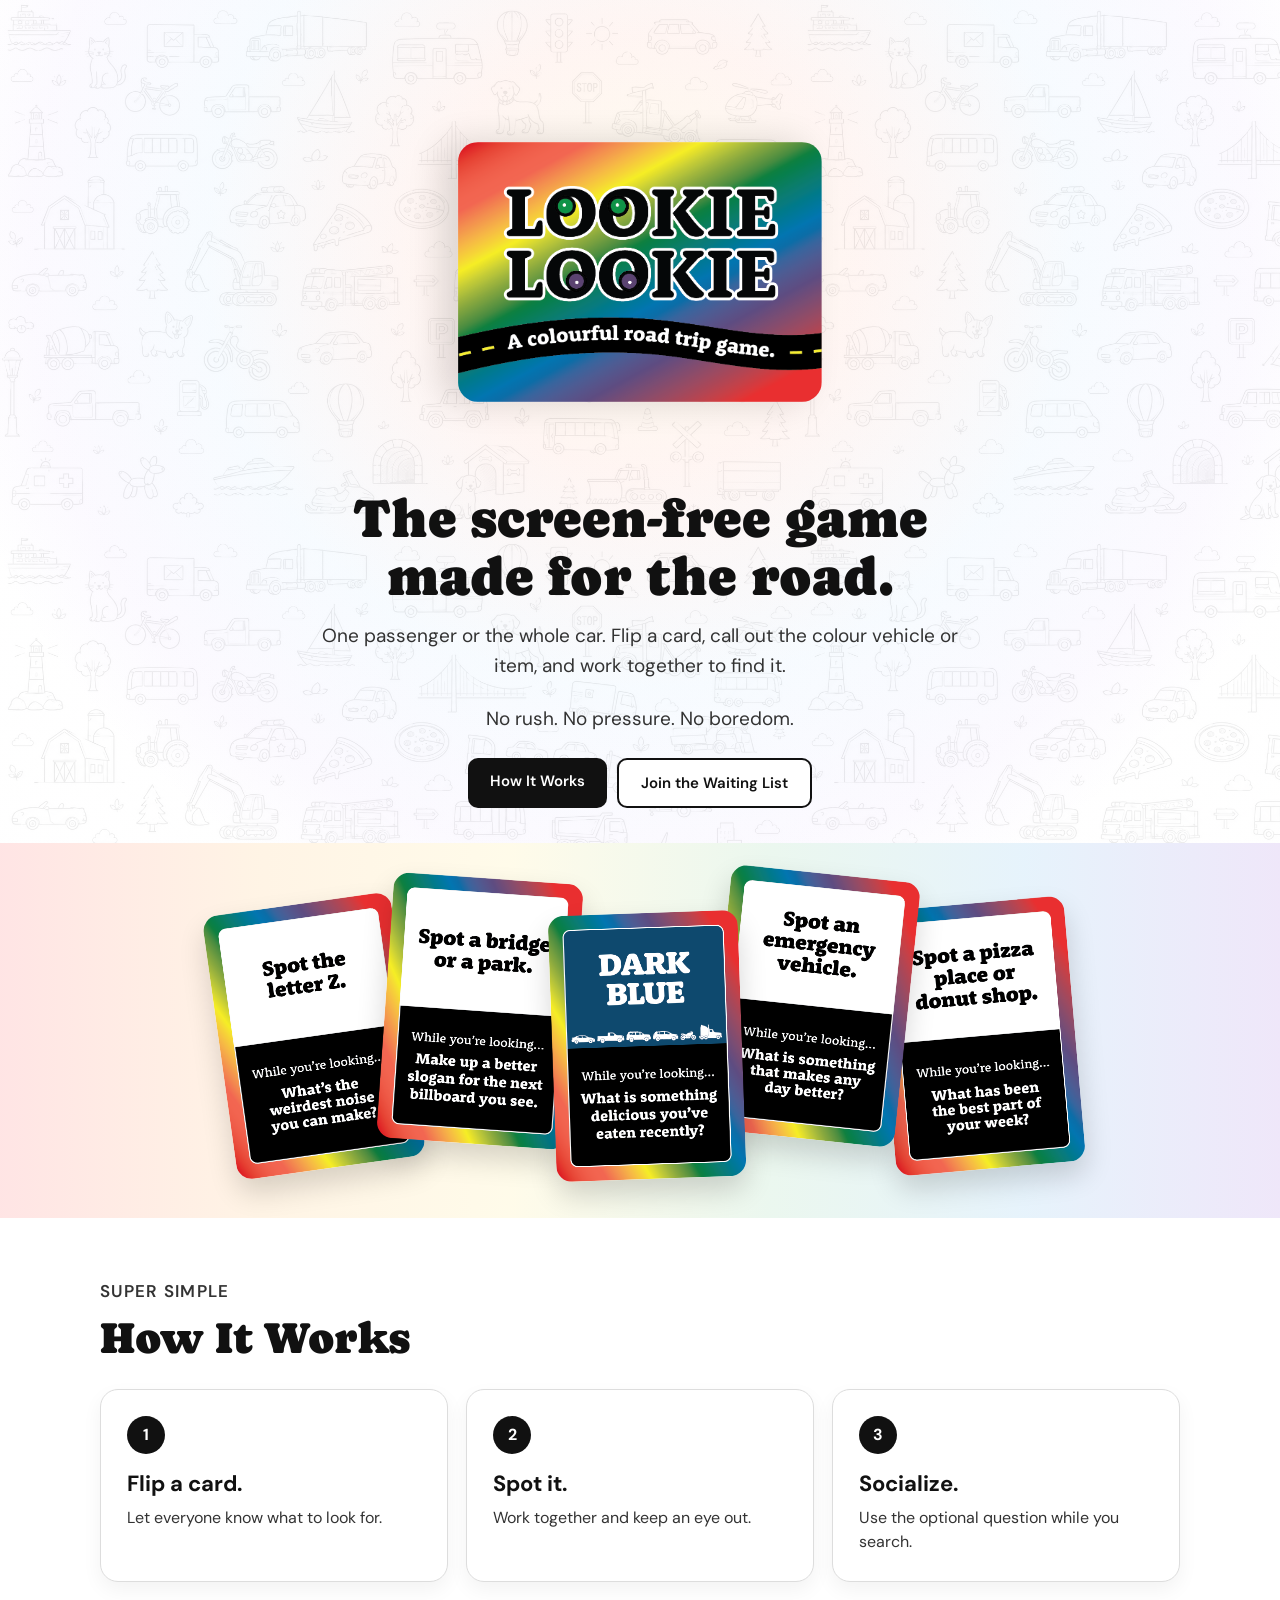
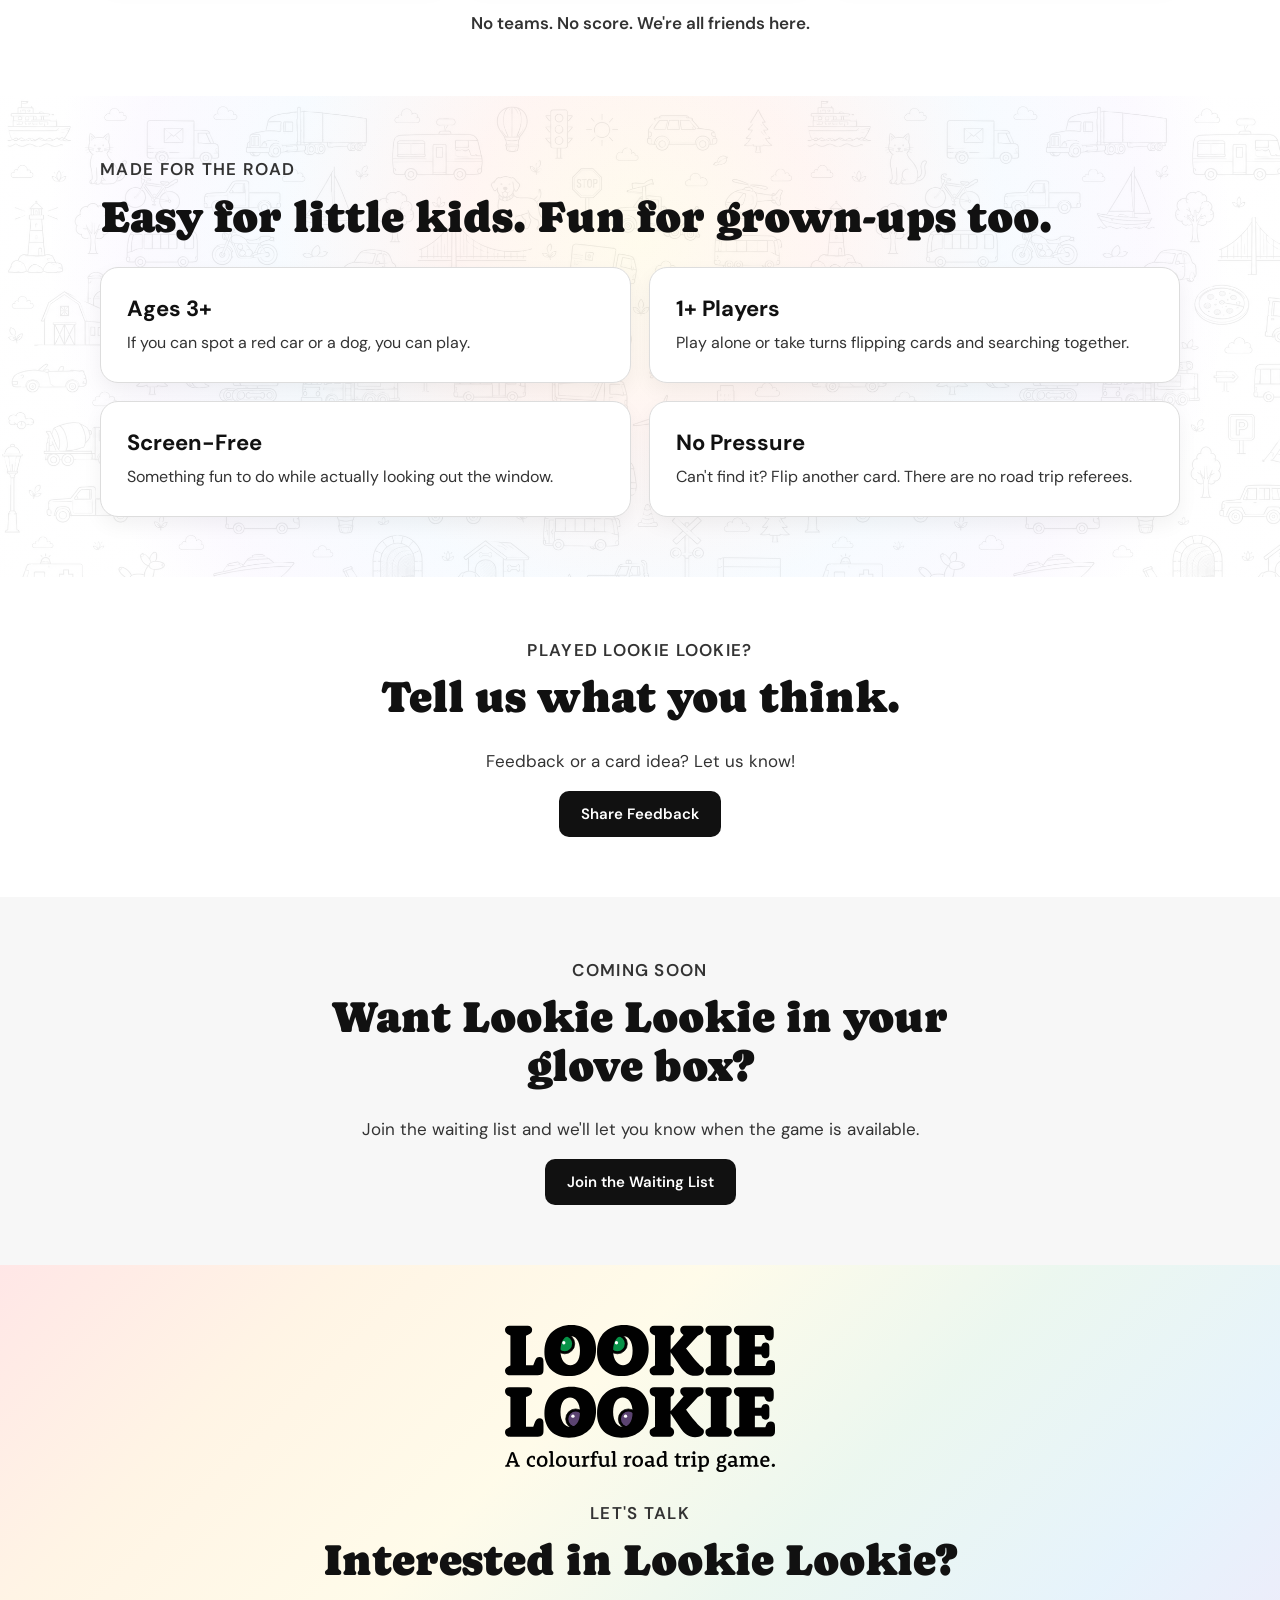
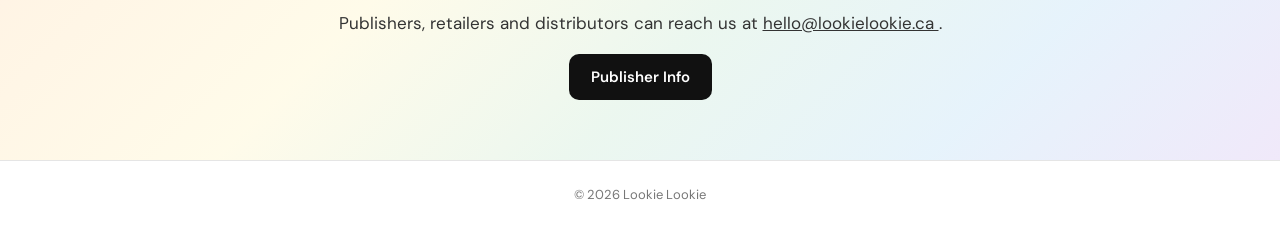
<file: index.html>
<!DOCTYPE html>
<html lang="en">

<head>
  <meta charset="UTF-8">
  <meta name="viewport" content="width=device-width, initial-scale=1.0">

  <title>Lookie Lookie | A Colourful Road Trip Game</title>

  <meta
    name="description"
    content="Lookie Lookie is a simple, screen-free road trip game for ages 3+."
  >

  <meta property="og:title" content="Lookie Lookie | A Colourful Road Trip Game">
  <meta property="og:description" content="A simple, screen-free road trip game for ages 3+.">
  <meta property="og:image" content="https://lookielookie.ca/images/share_lookielookie_1200x630.jpg">
  <meta property="og:url" content="https://lookielookie.ca/">
  <meta property="og:type" content="website">

  <meta name="twitter:card" content="summary_large_image">
  <meta name="twitter:title" content="Lookie Lookie | A Colourful Road Trip Game">
  <meta name="twitter:description" content="A simple, screen-free road trip game for ages 3+.">
  <meta name="twitter:image" content="https://lookielookie.ca/images/share_lookielookie_1200x630.jpg">

  <link rel="preconnect" href="https://fonts.googleapis.com">
  <link rel="preconnect" href="https://fonts.gstatic.com" crossorigin>

  <link
    href="https://fonts.googleapis.com/css2?family=Caprasimo&family=DM+Sans:wght@400;500;600;700&display=swap"
    rel="stylesheet"
  >

  <link rel="stylesheet" href="style.css">
</head>

<body>

  <header class="hero">
    <div class="wrap hero-inner">

      <img
        src="images/back.png"
        alt="Lookie Lookie card back"
        class="hero-card"
      >

      <h1>The screen-free game made for the road.</h1>

      <p class="hero-copy">
        One passenger or the whole car. Flip a card, call out the colour vehicle or item, and work together to find it.
      </p>
       <p class="hero-copy">
        No rush. No pressure. No boredom.
      </p>

      <div class="hero-actions">

        <a class="button button-dark" href="#how">
          How It Works
        </a>

        <a
          class="button button-light"
          href="https://forms.gle/H3FiRuhJKGvZKPXJA"
          target="_blank"
          rel="noopener"
        >
          Join the Waiting List
        </a>

      </div>

    </div>
  </header>


  <main>

    <section class="cards-section">
      <div class="wrap">

        <div class="card-row">

          <img
            src="images/1.png"
            alt="Lookie Lookie card"
            class="game-card card-one"
          >

          <img
            src="images/2.png"
            alt="Lookie Lookie card"
            class="game-card card-two"
          >

          <img
            src="images/3.png"
            alt="Lookie Lookie card"
            class="game-card card-three"
          >

          <img
            src="images/4.png"
            alt="Lookie Lookie card"
            class="game-card card-four"
          >

          <img
            src="images/5.png"
            alt="Lookie Lookie card"
            class="game-card card-five"
          >

        </div>

        <p class="swipe-hint">&lt; SWIPE &gt;</p>

      </div>
    </section>


    <section id="how" class="section">
      <div class="wrap">

        <p class="section-label">Super simple</p>

        <h2>How It Works</h2>

        <div class="steps">

          <div class="info-card">
            <div class="step-number">1</div>
            <h3>Flip a card.</h3>
            <p>Let everyone know what to look for.</p>
          </div>

          <div class="info-card">
            <div class="step-number">2</div>
            <h3>Spot it.</h3>
            <p>Work together and keep an eye out.</p>
          </div>

          <div class="info-card">
            <div class="step-number">3</div>
            <h3>Socialize.</h3>
            <p>Use the optional question while you search.</p>
          </div>

        </div>

        <p class="friends-line">
          No teams. No score. We're all friends here.
        </p>

      </div>
    </section>


    <section class="section section-grey spot-section">
      <div class="wrap">

        <p class="section-label">Made for the road</p>

        <h2>Easy for little kids. Fun for grown-ups too.</h2>

        <div class="features">

          <div class="info-card">
            <h3>Ages 3+</h3>
            <p>If you can spot a red car or a dog, you can play.</p>
          </div>

          <div class="info-card">
            <h3>1+ Players</h3>
            <p>Play alone or take turns flipping cards and searching together.</p>
          </div>

          <div class="info-card">
            <h3>Screen-Free</h3>
            <p>Something fun to do while actually looking out the window.</p>
          </div>

          <div class="info-card">
            <h3>No Pressure</h3>
            <p>Can't find it? Flip another card. There are no road trip referees.</p>
          </div>

        </div>

      </div>
    </section>


    <section class="section centred">
      <div class="wrap narrow">

        <p class="section-label">Played Lookie Lookie?</p>

        <h2>Tell us what you think.</h2>

        <p>
          Feedback or a card idea? Let us know!
        </p>

        <a
          class="button button-dark"
          href="https://forms.gle/nzdw8i3aycYnb6HE8"
          target="_blank"
          rel="noopener"
        >
          Share Feedback
        </a>

      </div>
    </section>


    <section class="section section-grey centred">
      <div class="wrap narrow">

        <p class="section-label">Coming soon</p>

        <h2>Want Lookie Lookie in your glove box?</h2>

        <p>
          Join the waiting list and we'll let you know when the game is available.
        </p>

        <a
          class="button button-dark"
          href="https://forms.gle/H3FiRuhJKGvZKPXJA"
          target="_blank"
          rel="noopener"
        >
          Join the Waiting List
        </a>

      </div>
    </section>


    <section class="section centred business-section">
      <div class="wrap narrow">

        <img
          src="images/logo_withtagline.svg"
          alt="Lookie Lookie - A Colourful Road Trip Game"
          class="contact-logo"
        >

        <p class="section-label">Let's talk</p>

        <h2>Interested in Lookie Lookie?</h2>

        <p>
          Publishers, retailers and distributors can reach us at
          <a href="mailto:hello@lookielookie.ca">
            hello@lookielookie.ca
          </a>.
        </p>

        <a class="button button-dark" href="publishers.html">
          Publisher Info
        </a>

      </div>
    </section>

  </main>


  <footer>
    <div class="wrap footer-simple">
      <p>© <span id="year"></span> Lookie Lookie</p>
    </div>
  </footer>


  <script>
    document.getElementById("year").textContent = new Date().getFullYear();

    window.addEventListener("load", function () {
      if (window.innerWidth <= 750) {
        const row = document.querySelector(".card-row");
        const cards = document.querySelectorAll(".game-card");
        const middleCard = cards[2];

        if (row && middleCard) {
          row.scrollLeft =
            middleCard.offsetLeft -
            (row.clientWidth / 2) +
            (middleCard.clientWidth / 2);
        }
      }
    });
  </script>

</body>
</html>
</file>
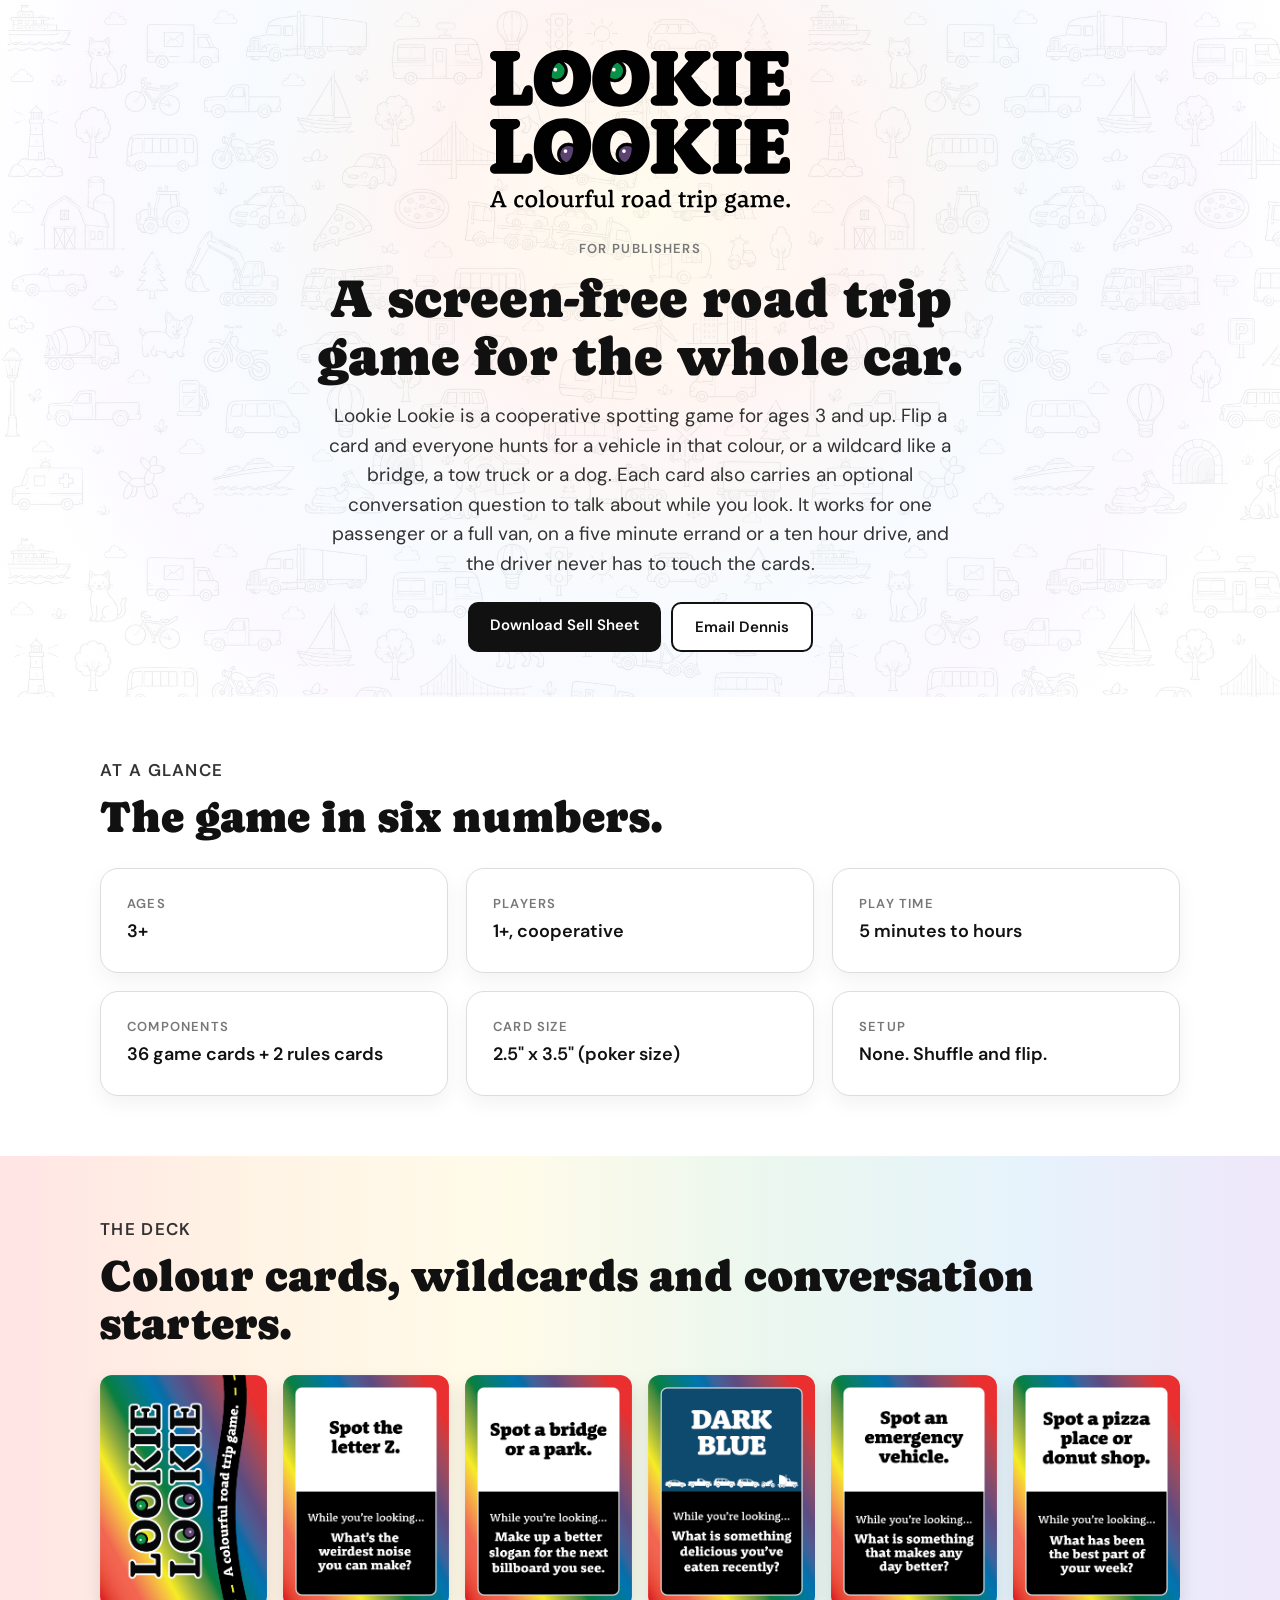
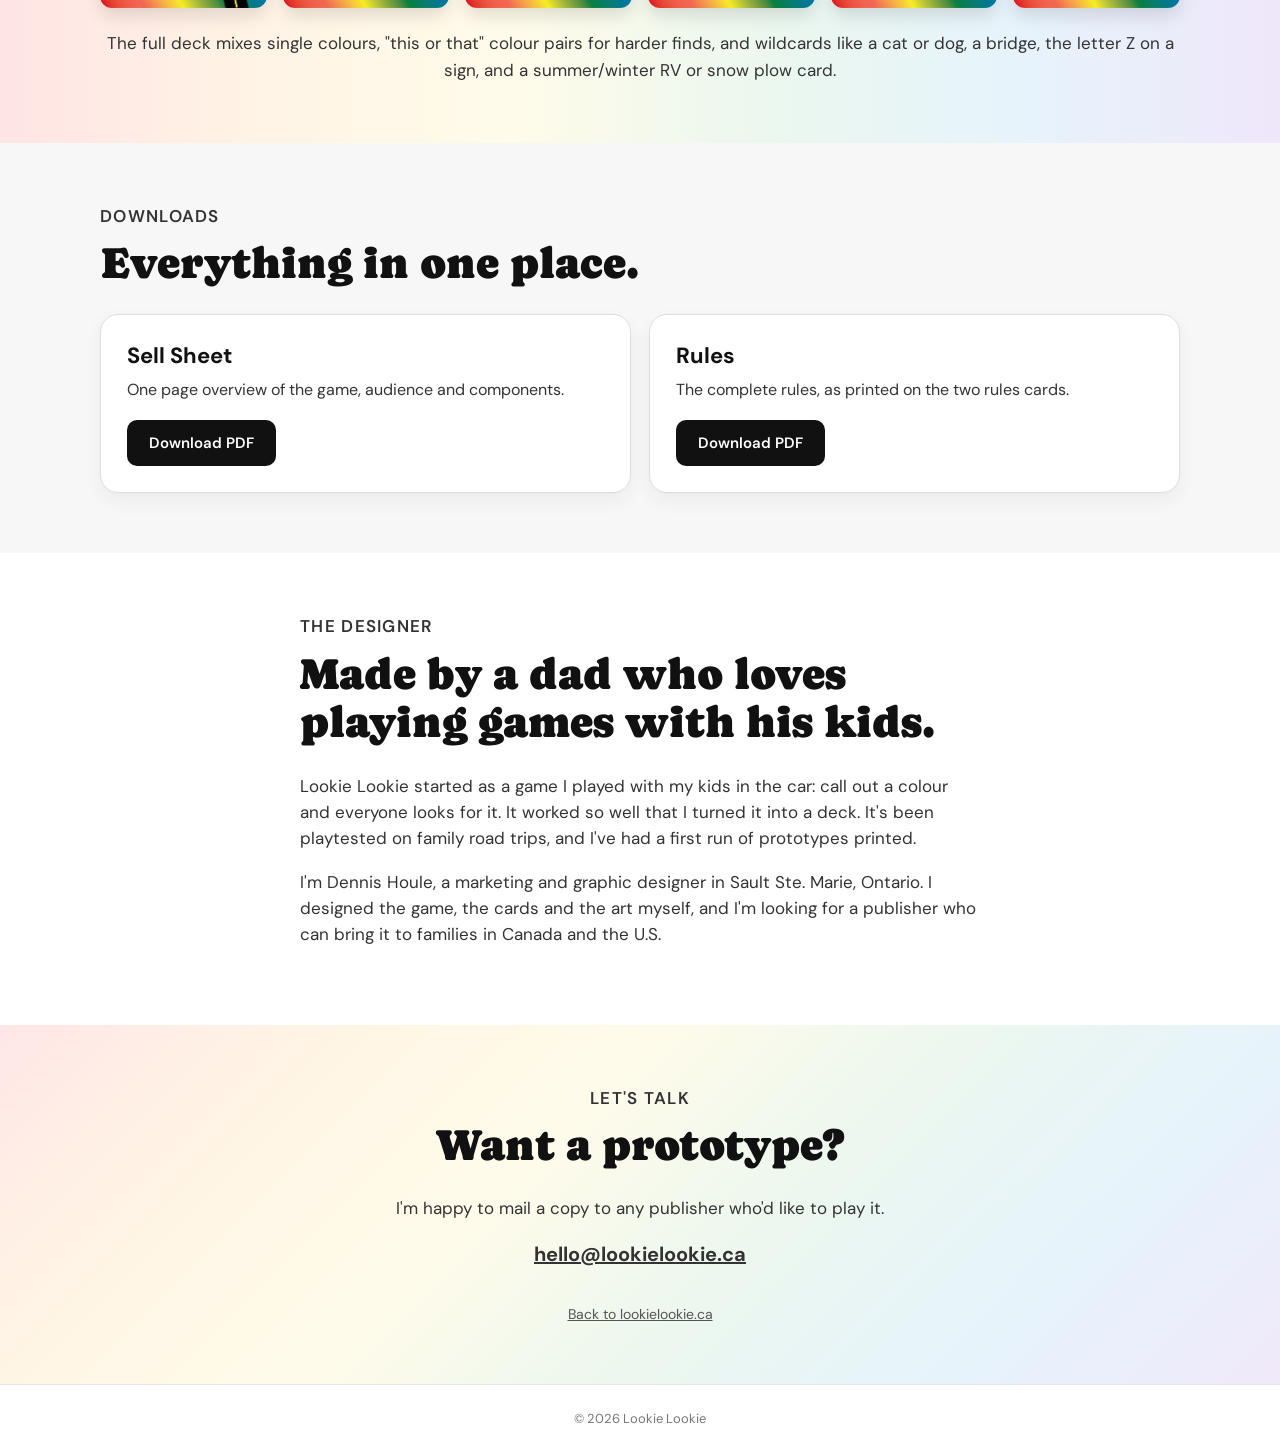
<file: publishers.html>
<!DOCTYPE html>
<html lang="en">

<head>
  <meta charset="UTF-8">
  <meta name="viewport" content="width=device-width, initial-scale=1.0">

  <title>For Publishers | Lookie Lookie</title>

  <meta name="description" content="Publisher information for Lookie Lookie, a cooperative road trip spotting card game for ages 3+.">
  <meta name="robots" content="noindex">

  <link rel="preconnect" href="https://fonts.googleapis.com">
  <link rel="preconnect" href="https://fonts.gstatic.com" crossorigin>
  <link
    href="https://fonts.googleapis.com/css2?family=Caprasimo&family=DM+Sans:wght@400;500;600;700&display=swap"
    rel="stylesheet"
  >

  <link rel="stylesheet" href="style.css">

  <style>
    .pub-hero {
      padding: 50px 0 45px;
    }

    .pub-logo {
      width: min(300px, 80%);
      margin: 0 auto 26px;
    }

    .downloads {
      display: grid;
      grid-template-columns: repeat(2, 1fr);
      gap: 18px;
    }

    .downloads .info-card {
      display: flex;
      flex-direction: column;
      align-items: flex-start;
    }

    .downloads .button {
      margin-top: 18px;
    }

    .card-grid {
      display: grid;
      grid-template-columns: repeat(6, 1fr);
      gap: 16px;
    }

    .card-grid img {
      width: 100%;
      border-radius: 12px;
      box-shadow: 0 8px 18px rgba(0, 0, 0, .12);
    }

    .grid-note {
      margin: 22px 0 0;
      font-size: 15px;
      color: #555;
      text-align: center;
    }

    .specs {
      display: grid;
      grid-template-columns: repeat(3, 1fr);
      gap: 18px;
    }

    .specs .info-card h3 {
      font-size: 13px;
      font-weight: 600;
      text-transform: uppercase;
      letter-spacing: 1.2px;
      color: #777;
    }

    .specs .info-card p {
      margin-top: 6px;
      font-size: 18px;
      font-weight: 600;
      color: #111;
    }

    .email-link {
      font-size: 20px;
      font-weight: 700;
    }

    .back-link {
      display: inline-block;
      margin-top: 18px;
      font-size: 14px;
      color: #555;
    }

    @media (max-width: 750px) {
      .downloads,
      .specs {
        grid-template-columns: 1fr;
      }

      .card-grid {
        grid-template-columns: repeat(3, 1fr);
        gap: 12px;
      }
    }
  </style>
</head>

<body>

  <header class="hero pub-hero">
    <div class="wrap hero-inner">

      <img
        src="images/logo_withtagline.svg"
        alt="Lookie Lookie - A Colourful Road Trip Game"
        class="pub-logo"
      >

      <p class="section-label">For publishers</p>

      <h1>A screen-free road trip game for the whole car.</h1>

      <p class="hero-copy">
        Lookie Lookie is a cooperative spotting game for ages 3 and up. Flip a card and everyone hunts for a vehicle in that colour, or a wildcard like a bridge, a tow truck or a dog. Each card also carries an optional conversation question to talk about while you look. It works for one passenger or a full van, on a five minute errand or a ten hour drive, and the driver never has to touch the cards.
      </p>

      <div class="hero-actions">
        <a class="button button-dark" href="files/lookielookie-sell-sheet.pdf" target="_blank" rel="noopener">
          Download Sell Sheet
        </a>
        <a class="button button-light" href="mailto:hello@lookielookie.ca?subject=Lookie%20Lookie">
          Email Dennis
        </a>
      </div>

    </div>
  </header>


  <main>

    <section class="section">
      <div class="wrap">

        <p class="section-label">At a glance</p>

        <h2>The game in six numbers.</h2>

        <div class="specs">

          <div class="info-card">
            <h3>Ages</h3>
            <p>3+</p>
          </div>

          <div class="info-card">
            <h3>Players</h3>
            <p>1+, cooperative</p>
          </div>

          <div class="info-card">
            <h3>Play time</h3>
            <p>5 minutes to hours</p>
          </div>

          <div class="info-card">
            <h3>Components</h3>
            <p>36 game cards + 2 rules cards</p>
          </div>

          <div class="info-card">
            <h3>Card size</h3>
            <p>2.5" x 3.5" (poker size)</p>
          </div>

          <div class="info-card">
            <h3>Setup</h3>
            <p>None. Shuffle and flip.</p>
          </div>

        </div>

      </div>
    </section>


    <section class="cards-section section">
      <div class="wrap">

        <p class="section-label">The deck</p>

        <h2>Colour cards, wildcards and conversation starters.</h2>

        <div class="card-grid">
          <img src="images/back.png" alt="Lookie Lookie card back">
          <img src="images/1.png" alt="Lookie Lookie card">
          <img src="images/2.png" alt="Lookie Lookie card">
          <img src="images/3.png" alt="Lookie Lookie card">
          <img src="images/4.png" alt="Lookie Lookie card">
          <img src="images/5.png" alt="Lookie Lookie card">
          <!-- Add the rest of the deck here, one line per card, e.g.
          <img src="images/6.png" alt="Lookie Lookie card">
          -->
        </div>

        <p class="grid-note">
          The full deck mixes single colours, "this or that" colour pairs for harder finds, and wildcards like a cat or dog, a bridge, the letter Z on a sign, and a summer/winter RV or snow plow card.
        </p>

      </div>
    </section>


    <!-- PHOTOS: uncomment this section once you have photos of the game in a car.
    <section class="section">
      <div class="wrap">
        <p class="section-label">On the road</p>
        <h2>Tested in the back seat.</h2>
        <div class="card-grid">
          <img src="images/photo-1.jpg" alt="Lookie Lookie being played in a car">
          <img src="images/photo-2.jpg" alt="Lookie Lookie being played in a car">
          <img src="images/photo-3.jpg" alt="Lookie Lookie being played in a car">
        </div>
      </div>
    </section>
    -->


    <section class="section section-grey">
      <div class="wrap">

        <p class="section-label">Downloads</p>

        <h2>Everything in one place.</h2>

        <div class="downloads">

          <div class="info-card">
            <h3>Sell Sheet</h3>
            <p>One page overview of the game, audience and components.</p>
            <a class="button button-dark" href="files/lookielookie-sell-sheet.pdf" target="_blank" rel="noopener">
              Download PDF
            </a>
          </div>

          <div class="info-card">
            <h3>Rules</h3>
            <p>The complete rules, as printed on the two rules cards.</p>
            <a class="button button-dark" href="files/lookielookie-rules.pdf" target="_blank" rel="noopener">
              Download PDF
            </a>
          </div>

        </div>

      </div>
    </section>


    <section class="section">
      <div class="wrap narrow">

        <p class="section-label">The designer</p>

        <h2>Made by a dad who loves playing games with his kids.</h2>

        <p>
          Lookie Lookie started as a game I played with my kids in the car: call out a colour and everyone looks for it. It worked so well that I turned it into a deck. It's been playtested on family road trips, and I've had a first run of prototypes printed.
        </p>

        <p>
          I'm Dennis Houle, a marketing and graphic designer in Sault Ste. Marie, Ontario. I designed the game, the cards and the art myself, and I'm looking for a publisher who can bring it to families in Canada and the U.S.
        </p>

      </div>
    </section>


    <section class="section centred business-section">
      <div class="wrap narrow">

        <p class="section-label">Let's talk</p>

        <h2>Want a prototype?</h2>

        <p>
          I'm happy to mail a copy to any publisher who'd like to play it.
        </p>

        <p>
          <a class="email-link" href="mailto:hello@lookielookie.ca?subject=Lookie%20Lookie">hello@lookielookie.ca</a>
        </p>

        <a class="back-link" href="index.html">Back to lookielookie.ca</a>

      </div>
    </section>

  </main>


  <footer>
    <div class="wrap footer-simple">
      <p>© <span id="year"></span> Lookie Lookie</p>
    </div>
  </footer>

  <script>
    document.getElementById("year").textContent = new Date().getFullYear();
  </script>

</body>
</html>
</file>
<file: style.css>
* {
  box-sizing: border-box;
}

html {
  scroll-behavior: smooth;
}

body {
  margin: 0;
  font-family: "DM Sans", Arial, sans-serif;
  color: #111;
  background: #fff;
}

img {
  display: block;
  max-width: 100%;
}

a {
  color: inherit;
}

.wrap {
  width: min(1080px, calc(100% - 40px));
  margin: 0 auto;
}

.narrow {
  max-width: 680px;
}

.centred {
  text-align: center;
}

h1,
h2 {
  font-family: "Caprasimo", Georgia, serif;
  font-weight: 400;
}

h3 {
  margin: 0;
  font-size: 22px;
  font-weight: 700;
}

p {
  line-height: 1.55;
}


/* HERO */

.hero {
  padding: 35px 0;
  text-align: center;

  background-image:
    radial-gradient(
      circle at 50% 30%,
      rgba(255, 220, 80, .10),
      rgba(255, 120, 80, .07) 25%,
      rgba(120, 190, 255, .06) 50%,
      rgba(170, 120, 255, .04) 70%,
      transparent 82%
    ),
    linear-gradient(
      rgba(255, 255, 255, .82),
      rgba(255, 255, 255, .82)
    ),
    url("images/background.png");

  background-size:
    auto,
    auto,
    800px auto;

  background-repeat:
    no-repeat,
    repeat,
    repeat;
}

.hero-inner {
  max-width: 900px;
}

.hero-card {
  width: 260px;
  margin: 55px auto 35px;
  border-radius: 20px;
  box-shadow: 0 16px 35px rgba(0, 0, 0, .14);
  transform: rotate(90deg);
}

.hero h1 {
  max-width: 720px;
  margin: 0 auto 16px;
  font-size: clamp(36px, 5vw, 54px);
  line-height: 1.08;
}

.hero-copy {
  max-width: 650px;
  margin: 0 auto 24px;
  font-size: 19px;
  color: #333;
}

.hero-actions {
  display: flex;
  justify-content: center;
  gap: 10px;
  flex-wrap: wrap;
}


/* BUTTONS */

.button {
  display: inline-block;
  padding: 13px 22px;
  border-radius: 10px;
  text-decoration: none;
  font-size: 15px;
  font-weight: 600;
}

.button-dark {
  background: #111;
  color: #fff;
}

.button-light {
  background: #fff;
  color: #111;
  border: 2px solid #111;
}


/* CARD DISPLAY */

.cards-section {
  padding: 15px 0 30px;
  overflow: hidden;

  background: linear-gradient(
    90deg,
    rgba(255, 90, 90, .16) 0%,
    rgba(255, 175, 70, .14) 20%,
    rgba(255, 225, 90, .13) 40%,
    rgba(90, 190, 120, .12) 60%,
    rgba(80, 170, 230, .14) 80%,
    rgba(155, 105, 220, .16) 100%
  );
}

.card-row {
  position: relative;
  height: 330px;
  max-width: 980px;
  margin: 0 auto;
}

.game-card {
  position: absolute;
  width: 190px;
  border-radius: 16px;
  box-shadow: 0 14px 28px rgba(0, 0, 0, .16);
}

.card-one {
  left: 7%;
  top: 45px;
  transform: rotate(-8deg);
}

.card-two {
  left: 24%;
  top: 20px;
  transform: rotate(4deg);
}

.card-three {
  left: 41%;
  top: 55px;
  transform: rotate(-2deg);
  z-index: 3;
}

.card-four {
  left: 58%;
  top: 15px;
  transform: rotate(6deg);
  z-index: 2;
}

.card-five {
  left: 75%;
  top: 45px;
  transform: rotate(-5deg);
}

.swipe-hint {
  display: none;
}


/* GENERAL SECTIONS */

.section {
  padding: 60px 0;
}

.section-grey {
  background: #f7f7f7;
}

.section-label {
  margin: 0 0 10px;
  font-size: 13px;
  font-weight: 600;
  text-transform: uppercase;
  letter-spacing: 1.3px;
  color: #777;
}

.section h2 {
  margin: 0 0 26px;
  font-size: clamp(30px, 4vw, 44px);
  line-height: 1.1;
}

.section > .wrap > p,
.narrow > p {
  font-size: 17px;
  color: #333;
}


/* SPOT BACKGROUND SECTION */

.spot-section {
  background-image:
    radial-gradient(
      circle at 50% 30%,
      rgba(255, 220, 80, .10),
      rgba(255, 120, 80, .07) 25%,
      rgba(120, 190, 255, .06) 50%,
      rgba(170, 120, 255, .04) 70%,
      transparent 82%
    ),
    linear-gradient(
      rgba(255, 255, 255, .82),
      rgba(255, 255, 255, .82)
    ),
    url("images/background.png");

  background-size:
    auto,
    auto,
    800px auto;

  background-repeat:
    no-repeat,
    repeat,
    repeat;
}


/* BUSINESS CTA */

.business-section {
  background: linear-gradient(
    135deg,
    rgba(255, 90, 90, .15) 0%,
    rgba(255, 180, 70, .14) 20%,
    rgba(255, 225, 90, .13) 40%,
    rgba(95, 190, 125, .12) 60%,
    rgba(80, 170, 230, .14) 80%,
    rgba(155, 105, 220, .15) 100%
  );
}


/* HOW IT WORKS */

.steps {
  display: grid;
  grid-template-columns: repeat(3, 1fr);
  gap: 18px;
}

.features {
  display: grid;
  grid-template-columns: repeat(2, 1fr);
  gap: 18px;
}

.info-card {
  padding: 26px;
  background: #fff;
  border: 1px solid #ddd;
  border-radius: 18px;
  box-shadow: 0 8px 20px rgba(0, 0, 0, .05);
}

.info-card p {
  margin: 8px 0 0;
  font-size: 16px;
  color: #333;
}

.step-number {
  display: flex;
  align-items: center;
  justify-content: center;
  width: 38px;
  height: 38px;
  margin-bottom: 15px;
  border-radius: 50%;
  background: #111;
  color: #fff;
  font-weight: 700;
}

.friends-line {
  margin: 28px 0 0;
  text-align: center;
  font-weight: 600;
  color: #111;
}


/* CONTACT */

.contact-logo {
  width: min(270px, 75%);
  margin: 0 auto 28px;
}


/* FOOTER */

footer {
  padding: 24px 0;
  border-top: 1px solid #e5e5e5;
}

.footer-simple {
  text-align: center;
}

.footer-simple p {
  margin: 0;
  font-size: 13px;
  color: #777;
}


/* MOBILE */

@media (max-width: 750px) {

  .wrap {
    width: min(100% - 28px, 1080px);
  }

  .hero {
    padding-top: 15px;

    background-size:
      auto,
      auto,
      700px auto;
  }

  .hero-card {
    width: 220px;
    margin: 45px auto 30px;
    border-radius: 17px;
  }

  .hero h1 {
    font-size: 38px;
  }

  .hero-copy {
    font-size: 17px;
  }

  .section {
    padding: 45px 0;
  }

  .steps,
  .features {
    grid-template-columns: 1fr;
  }

  .cards-section {
    padding: 10px 0 35px;
  }

  .card-row {
    display: flex;
    position: static;
    height: auto;
    gap: 14px;
    overflow-x: auto;
    margin: 0;
    padding: 12px calc(50vw - 95px) 18px;

    scroll-snap-type: x mandatory;
    -webkit-overflow-scrolling: touch;
    scrollbar-width: none;
  }

  .card-row::-webkit-scrollbar {
    display: none;
  }

  .game-card {
    position: static;
    flex: 0 0 190px;
    width: 190px;
    transform: none;
    border-radius: 14px;
    scroll-snap-align: center;
  }

  .swipe-hint {
    display: block;
    margin: 2px 0 0;
    text-align: center;
    font-size: 12px;
    font-weight: 600;
    letter-spacing: 1px;
    color: #888;
  }

  .spot-section {
    background-size:
      auto,
      700px auto;
  }

}
</file>
